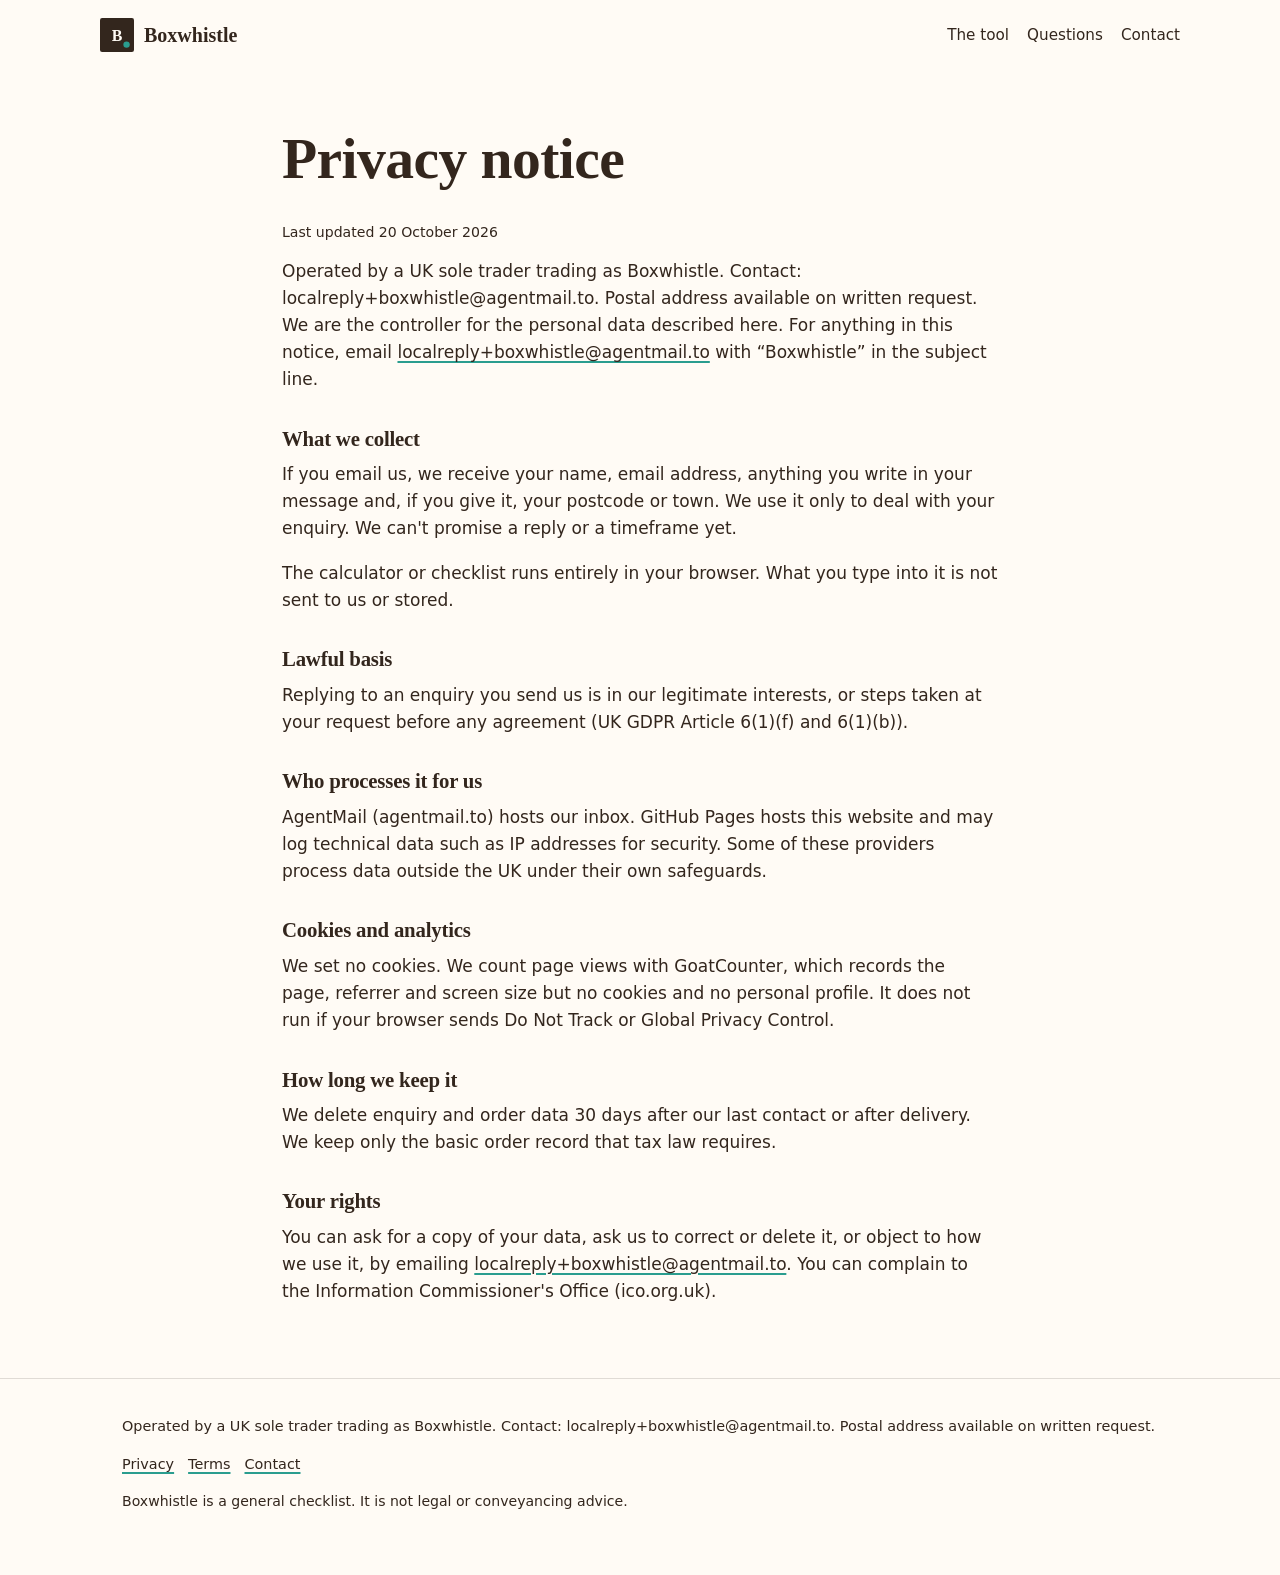
<file: privacy.html>
<!doctype html>
<html lang="en-GB">
<head>
<meta charset="utf-8">
<meta name="viewport" content="width=device-width, initial-scale=1">
<meta http-equiv="Content-Security-Policy" content="default-src 'self'; img-src 'self' data: https://localreplyloop.goatcounter.com; style-src 'self'; script-src 'self'; font-src 'self'; connect-src 'self'; form-action 'self'; base-uri 'self'; object-src 'none'">
<meta name="referrer" content="strict-origin-when-cross-origin">
<title>Privacy notice | Boxwhistle</title>
<meta name="description" content="Privacy notice for Boxwhistle.">
<meta name="theme-color" content="#33261D">
<meta property="og:type" content="website"><meta property="og:title" content="Privacy notice | Boxwhistle"><meta property="og:description" content="Privacy notice for Boxwhistle.">
<meta property="og:image" content="https://evanturner557-del.github.io/boxwhistle/assets/og.png"><meta property="og:image:width" content="1200"><meta property="og:image:height" content="630">
<meta property="og:image:alt" content="Boxwhistle: Moving house? Tick it off week by week."><meta property="og:site_name" content="Boxwhistle"><meta property="og:locale" content="en_GB">
<meta property="og:url" content="https://evanturner557-del.github.io/boxwhistle/privacy.html"><meta name="twitter:card" content="summary_large_image">
<link rel="canonical" href="https://evanturner557-del.github.io/boxwhistle/privacy.html">
<link rel="icon" href="assets/favicon.svg" type="image/svg+xml">
<link rel="stylesheet" href="assets/site.css">
<script src="assets/config.js"></script>
<script src="assets/analytics.js" defer></script>
<script src="_shared/kit.js" defer></script>
</head>
<body>
<a class="skip" href="#main">Skip to content</a>
<header><div class="wrap top"><a class="brand" href="./"><svg viewBox="0 0 64 64" aria-hidden="true" width="34" height="34"><rect width="64" height="64" rx="4" fill="#33261D"/><text x="32" y="43" text-anchor="middle" font-family="Georgia, serif" font-weight="700" font-size="30" fill="#FFFBF5">B</text><circle cx="50" cy="50" r="6" fill="#2A9D8F"/></svg>Boxwhistle</a><nav aria-label="Primary"><a href="#tool">The tool</a><a href="#faq">Questions</a><a href="#contact">Contact</a></nav></div></header><main id="main"><section><div class="wrap legal"><h1>Privacy notice</h1><p class="fine">Last updated 20 October 2026</p>
<p><span>Operated by a UK sole trader trading as Boxwhistle. Contact: localreply+boxwhistle@agentmail.to. Postal address available on written request.</span> We are the controller for the personal data described here. For anything in this notice, email <a href="mailto:localreply+boxwhistle@agentmail.to">localreply+boxwhistle@agentmail.to</a> with “Boxwhistle” in the subject line.</p>
<h2>What we collect</h2><p>If you email us, we receive your name, email address, anything you write in your message and, if you give it, your postcode or town. We use it only to deal with your enquiry. We can&#x27;t promise a reply or a timeframe yet.</p><p>The calculator or checklist runs entirely in your browser. What you type into it is not sent to us or stored.</p>
<h2>Lawful basis</h2><p>Replying to an enquiry you send us is in our legitimate interests, or steps taken at your request before any agreement (UK GDPR Article 6(1)(f) and 6(1)(b)).</p>
<h2>Who processes it for us</h2><p>AgentMail (agentmail.to) hosts our inbox. GitHub Pages hosts this website and may log technical data such as IP addresses for security. Some of these providers process data outside the UK under their own safeguards.</p>
<h2>Cookies and analytics</h2><p>We set no cookies. We count page views with GoatCounter, which records the page, referrer and screen size but no cookies and no personal profile. It does not run if your browser sends Do Not Track or Global Privacy Control.</p>
<h2>How long we keep it</h2><p>We delete enquiry and order data 30 days after our last contact or after delivery. We keep only the basic order record that tax law requires.</p>
<h2>Your rights</h2><p>You can ask for a copy of your data, ask us to correct or delete it, or object to how we use it, by emailing <a href="mailto:localreply+boxwhistle@agentmail.to">localreply+boxwhistle@agentmail.to</a>. You can complain to the Information Commissioner's Office (ico.org.uk).</p></div></section></main><footer><div class="wrap"><p>Operated by a UK sole trader trading as Boxwhistle. Contact: localreply+boxwhistle@agentmail.to. Postal address available on written request.</p>
<p><a href="privacy.html">Privacy</a><a href="terms.html">Terms</a><a href="./#contact">Contact</a></p>
<p class="fine">Boxwhistle is a general checklist. It is not legal or conveyancing advice.</p></div></footer>
</body></html>
</file>
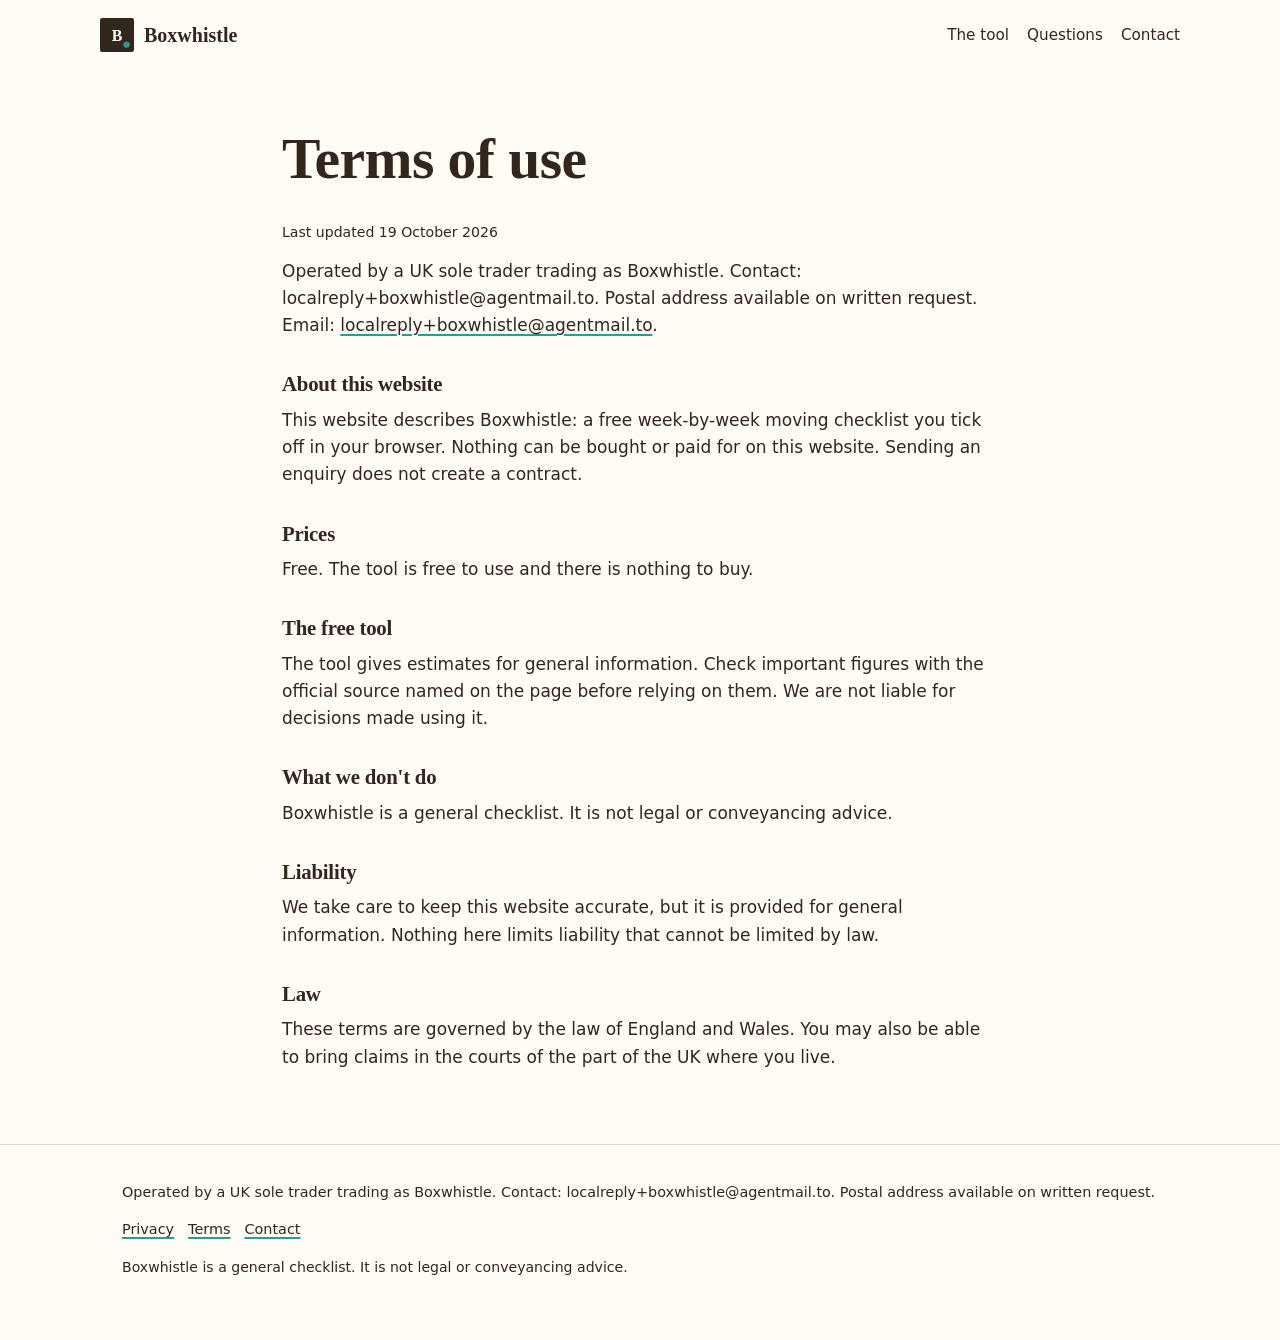
<file: terms.html>
<!doctype html>
<html lang="en-GB">
<head>
<meta charset="utf-8">
<meta name="viewport" content="width=device-width, initial-scale=1">
<meta http-equiv="Content-Security-Policy" content="default-src 'self'; img-src 'self' data: https://localreplyloop.goatcounter.com; style-src 'self'; script-src 'self'; font-src 'self'; connect-src 'self'; form-action 'self'; base-uri 'self'; object-src 'none'">
<meta name="referrer" content="strict-origin-when-cross-origin">
<title>Terms of use | Boxwhistle</title>
<meta name="description" content="Terms of use for Boxwhistle.">
<meta name="theme-color" content="#33261D">
<meta property="og:type" content="website"><meta property="og:title" content="Terms of use | Boxwhistle"><meta property="og:description" content="Terms of use for Boxwhistle.">
<meta property="og:image" content="https://evanturner557-del.github.io/boxwhistle/assets/og.png"><meta property="og:image:width" content="1200"><meta property="og:image:height" content="630">
<meta property="og:image:alt" content="Boxwhistle: Moving house? Tick it off week by week."><meta property="og:site_name" content="Boxwhistle"><meta property="og:locale" content="en_GB">
<meta property="og:url" content="https://evanturner557-del.github.io/boxwhistle/terms.html"><meta name="twitter:card" content="summary_large_image">
<link rel="canonical" href="https://evanturner557-del.github.io/boxwhistle/terms.html">
<link rel="icon" href="assets/favicon.svg" type="image/svg+xml">
<link rel="stylesheet" href="assets/site.css">
<script src="assets/config.js"></script>
<script src="assets/analytics.js" defer></script>
<script src="_shared/kit.js" defer></script>
</head>
<body>
<a class="skip" href="#main">Skip to content</a>
<header><div class="wrap top"><a class="brand" href="./"><svg viewBox="0 0 64 64" aria-hidden="true" width="34" height="34"><rect width="64" height="64" rx="4" fill="#33261D"/><text x="32" y="43" text-anchor="middle" font-family="Georgia, serif" font-weight="700" font-size="30" fill="#FFFBF5">B</text><circle cx="50" cy="50" r="6" fill="#2A9D8F"/></svg>Boxwhistle</a><nav aria-label="Primary"><a href="#tool">The tool</a><a href="#faq">Questions</a><a href="#contact">Contact</a></nav></div></header><main id="main"><section><div class="wrap legal"><h1>Terms of use</h1><p class="fine">Last updated 19 October 2026</p>
<p><span>Operated by a UK sole trader trading as Boxwhistle. Contact: localreply+boxwhistle@agentmail.to. Postal address available on written request.</span> Email: <a href="mailto:localreply+boxwhistle@agentmail.to">localreply+boxwhistle@agentmail.to</a>.</p>
<h2>About this website</h2><p>This website describes Boxwhistle: a free week-by-week moving checklist you tick off in your browser. Nothing can be bought or paid for on this website. Sending an enquiry does not create a contract.</p>
<h2>Prices</h2><p>Free. The tool is free to use and there is nothing to buy.</p><h2>The free tool</h2><p>The tool gives estimates for general information. Check important figures with the official source named on the page before relying on them. We are not liable for decisions made using it.</p>
<h2>What we don't do</h2><p>Boxwhistle is a general checklist. It is not legal or conveyancing advice.</p>
<h2>Liability</h2><p>We take care to keep this website accurate, but it is provided for general information. Nothing here limits liability that cannot be limited by law.</p>
<h2>Law</h2><p>These terms are governed by the law of England and Wales. You may also be able to bring claims in the courts of the part of the UK where you live.</p></div></section></main><footer><div class="wrap"><p>Operated by a UK sole trader trading as Boxwhistle. Contact: localreply+boxwhistle@agentmail.to. Postal address available on written request.</p>
<p><a href="privacy.html">Privacy</a><a href="terms.html">Terms</a><a href="./#contact">Contact</a></p>
<p class="fine">Boxwhistle is a general checklist. It is not legal or conveyancing advice.</p></div></footer>
</body></html>
</file>
<file: assets/site.css>
:root{--ink:#33261D;--paper:#FFFBF5;--acc:#2A9D8F;--acc-text:#1D6A62;--on-acc:#111111;--acc-btn:#2A9D8F;--soft:#F0E6D8;--on-ink:#FFFBF5;--r:4px;--br:4px;--head:Georgia, 'Times New Roman', serif;--body:system-ui, -apple-system, 'Segoe UI', Roboto, sans-serif}
*,*::before,*::after{box-sizing:border-box}html{scroll-behavior:smooth}@media (prefers-reduced-motion:reduce){html{scroll-behavior:auto}*{transition:none!important}}
body{margin:0;font-family:var(--body);color:var(--ink);background:var(--paper);line-height:1.6;font-size:17px;-webkit-font-smoothing:antialiased}
h1,h2,h3{font-family:var(--head);line-height:1.15;margin:0 0 .5em;letter-spacing:-.01em}h1{font-size:clamp(2.1rem,5vw,3.6rem)}h2{font-size:clamp(1.5rem,3vw,2.2rem)}h3{font-size:1.15rem}
p{margin:0 0 1em}a{color:var(--ink);text-decoration-color:var(--acc);text-underline-offset:3px;text-decoration-thickness:2px}
.wrap{max-width:1080px;margin:0 auto;padding:0 22px}.skip{position:absolute;left:-999px}.skip:focus{left:12px;top:12px;background:var(--ink);color:var(--on-ink);padding:8px 12px;z-index:9}
:focus-visible{outline:3px solid var(--acc);outline-offset:2px}
.top{display:flex;align-items:center;justify-content:space-between;padding:18px 0;gap:16px}.brand{display:flex;align-items:center;gap:10px;font-family:var(--head);font-weight:700;font-size:1.25rem;text-decoration:none}
.top nav a{margin-left:18px;font-size:.95rem;text-decoration:none}.top nav a:hover{text-decoration:underline}
.btn{display:inline-block;background:var(--acc-btn);color:var(--on-acc);padding:13px 22px;border-radius:var(--br);font-weight:600;text-decoration:none;border:2px solid var(--acc-btn);cursor:pointer;font:inherit;font-weight:600}
.btn:hover{filter:none;box-shadow:inset 0 0 0 2px currentColor}.btn.ghost{background:transparent;color:var(--ink);border-color:var(--ink)}
.eyebrow{display:inline-block;font-size:.8rem;letter-spacing:.12em;text-transform:uppercase;font-weight:600;color:var(--acc-text);margin-bottom:12px}
.hero{padding:48px 0 64px}.hero .lede{font-size:1.15rem;max-width:40em}.ctas{display:flex;gap:12px;flex-wrap:wrap;margin-top:22px}
.motif{width:100%;height:auto;max-width:420px;display:block}.art{margin:0}
.draft{display:inline-block;background:var(--soft);border:1px dashed var(--ink);padding:3px 10px;border-radius:999px;font-size:.82rem;font-weight:600;margin-bottom:14px}
section{padding:56px 0}.tint{background:var(--soft)}
.steps{display:grid;grid-template-columns:repeat(auto-fit,minmax(220px,1fr));gap:22px;counter-reset:s}
.step{padding:22px;border-radius:var(--r);background:var(--paper);border:1px solid color-mix(in srgb,var(--ink) 14%,transparent)}
.step::before{counter-increment:s;content:"0" counter(s);font-family:var(--head);font-weight:700;color:var(--acc-text);display:block;font-size:1.4rem;margin-bottom:6px}
.points{display:grid;grid-template-columns:repeat(auto-fit,minmax(240px,1fr));gap:26px}.point h3{border-top:4px solid var(--acc);padding-top:12px}
.price{font-family:var(--head);font-size:1.3rem;font-weight:700}.pricebox{border:2px solid var(--ink);border-radius:var(--r);padding:26px;max-width:620px;background:var(--paper)}
details{border-bottom:1px solid color-mix(in srgb,var(--ink) 18%,transparent);padding:14px 0}summary{cursor:pointer;font-weight:600}details p{margin-top:10px}
.form{display:grid;gap:14px;max-width:620px}.form label{font-weight:600;font-size:.95rem;display:block;margin-bottom:4px}
.form input,.form textarea,.form select{width:100%;padding:12px;border:1.5px solid color-mix(in srgb,var(--ink) 40%,transparent);border-radius:calc(var(--r)/2);font:inherit;background:#fff;color:#111}
.form textarea{min-height:120px}.hint,.fine{font-size:.88rem}.form-status{font-weight:600}
.contact-grid{display:grid;grid-template-columns:1fr 1.2fr;gap:40px}@media(max-width:800px){.contact-grid{grid-template-columns:1fr}.top nav a:not([href="#contact"]){display:none}.top nav a{margin-left:0;padding:10px 0;font-weight:600}}
footer{padding:36px 0 48px;font-size:.9rem;border-top:1px solid color-mix(in srgb,var(--ink) 15%,transparent)}footer a{margin-right:14px}
.tool{background:var(--paper);border:2px solid var(--ink);border-radius:var(--r);padding:26px;max-width:640px}.tool .row{display:grid;grid-template-columns:1fr 140px;gap:12px;align-items:center;margin-bottom:10px}
.tool input[type=number]{padding:10px;border:1.5px solid var(--ink);border-radius:8px;font:inherit;width:100%}.result{margin-top:16px;padding:16px;background:var(--soft);border-radius:calc(var(--r)/2);min-height:3em}
.check h3{margin-top:18px}.check label{display:flex;gap:10px;align-items:flex-start;padding:6px 0;min-height:44px}.check input{width:24px;height:24px;min-width:24px;min-height:24px;accent-color:var(--acc);flex:none;margin-top:2px}
.legal{max-width:760px}.legal h2{font-size:1.3rem;margin-top:1.6em}
.hero h1{font-size:clamp(2.4rem,6.5vw,4.6rem);max-width:13em}.hero{border-bottom:3px solid var(--ink)}.hero .art{float:right;width:180px;margin:0 0 20px 30px}.hero .lede{border-left:4px solid var(--acc);padding-left:18px}.step{border:none;border-top:2px solid var(--ink);border-radius:0;background:none}
.mt{margin-top:18px}
.tool{box-shadow:6px 6px 0 var(--ink)}
.tool input[type=number],.tool input,.tool select{font-size:16px;min-height:44px}
.tool input:focus-visible,.tool select:focus-visible{outline:3px solid var(--ink);outline-offset:2px}
.result{border-left:4px solid var(--ink)}
.result strong{display:block;font-family:var(--head);font-size:clamp(1.6rem,6vw,2.1rem);line-height:1.15;margin:2px 0 4px}
details{border-bottom:1px solid currentColor;padding:10px 0}details summary{cursor:pointer;min-height:32px}
@media(max-width:420px){.tool{padding:18px}.tool .row{grid-template-columns:1fr}}
</file>
